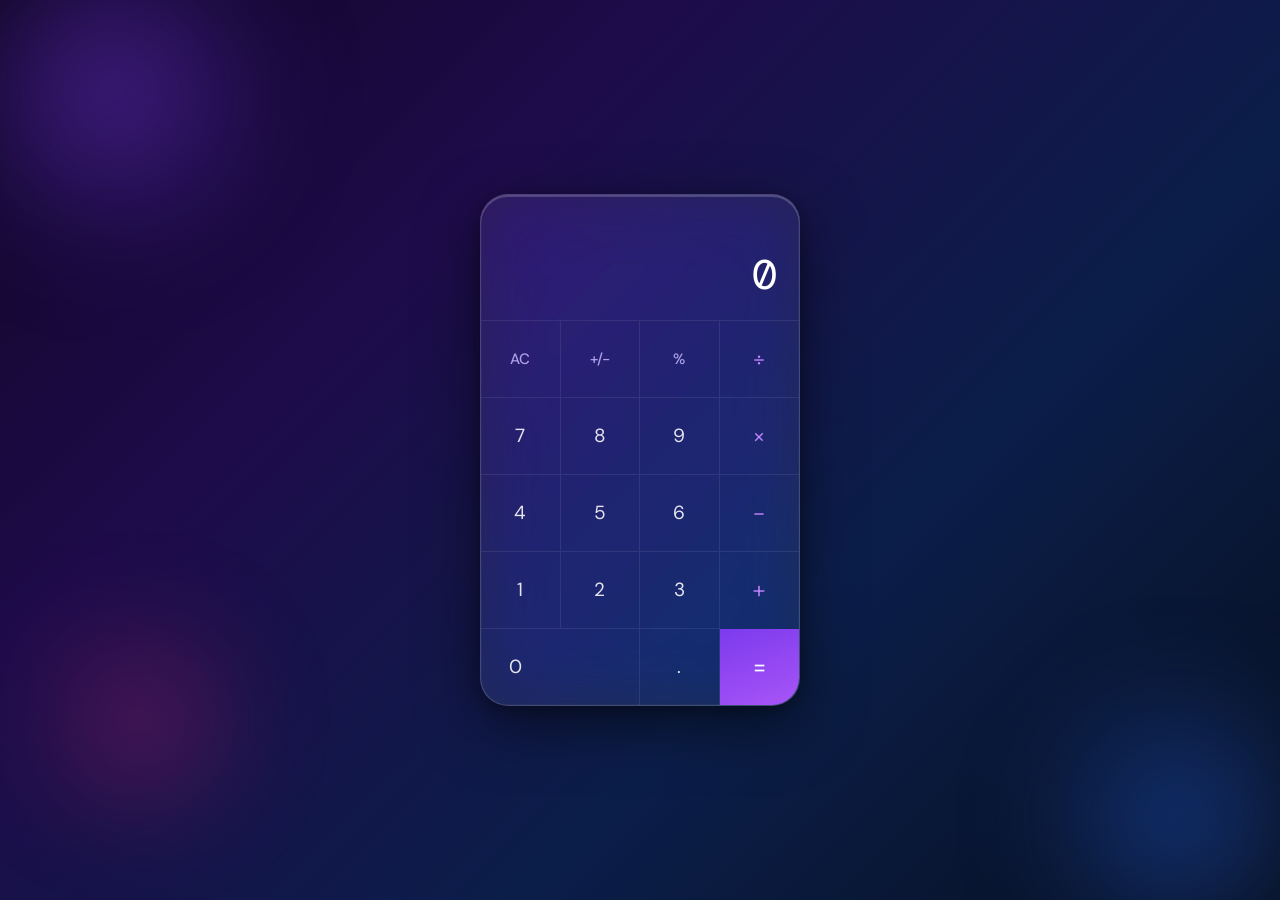
<file: Tugas/kalkulator/index.html>
<!DOCTYPE html>
<html lang="id">
<head>
  <meta charset="UTF-8" />
  <meta name="viewport" content="width=device-width, initial-scale=1.0" />
  <title>Glass Calculator</title>
  <link rel="preconnect" href="https://fonts.googleapis.com">
  <link rel="preconnect" href="https://fonts.gstatic.com" crossorigin>
  <link href="https://fonts.googleapis.com/css2?family=DM+Sans:wght@300;400;500&family=DM+Mono:wght@400;500&display=swap" rel="stylesheet">
  <link rel="stylesheet" href="style.css" />
</head>
<body>

  <!-- Ambient orbs -->
  <div class="orb orb--violet"></div>
  <div class="orb orb--blue"></div>
  <div class="orb orb--pink"></div>

  <main class="scene">
    <div class="calc" role="application" aria-label="Kalkulator">

      <!-- Display -->
      <div class="display" aria-live="polite">
        <span class="display__expr" id="expr"></span>
        <span class="display__result" id="result">0</span>
      </div>

      <!-- Buttons -->
      <div class="btns" id="btns">
        <button class="btn btn--fn" data-action="ac">AC</button>
        <button class="btn btn--fn" data-action="sign">+/−</button>
        <button class="btn btn--fn" data-action="percent">%</button>
        <button class="btn btn--op" data-action="op" data-val="÷">÷</button>

        <button class="btn" data-action="num" data-val="7">7</button>
        <button class="btn" data-action="num" data-val="8">8</button>
        <button class="btn" data-action="num" data-val="9">9</button>
        <button class="btn btn--op" data-action="op" data-val="×">×</button>

        <button class="btn" data-action="num" data-val="4">4</button>
        <button class="btn" data-action="num" data-val="5">5</button>
        <button class="btn" data-action="num" data-val="6">6</button>
        <button class="btn btn--op" data-action="op" data-val="−">−</button>

        <button class="btn" data-action="num" data-val="1">1</button>
        <button class="btn" data-action="num" data-val="2">2</button>
        <button class="btn" data-action="num" data-val="3">3</button>
        <button class="btn btn--op" data-action="op" data-val="+">+</button>

        <button class="btn btn--zero" data-action="num" data-val="0">0</button>
        <button class="btn" data-action="dot">.</button>
        <button class="btn btn--eq" data-action="eq">=</button>
      </div>

    </div>
  </main>

  <script src="script.js"></script>
</body>
</html>
</file>
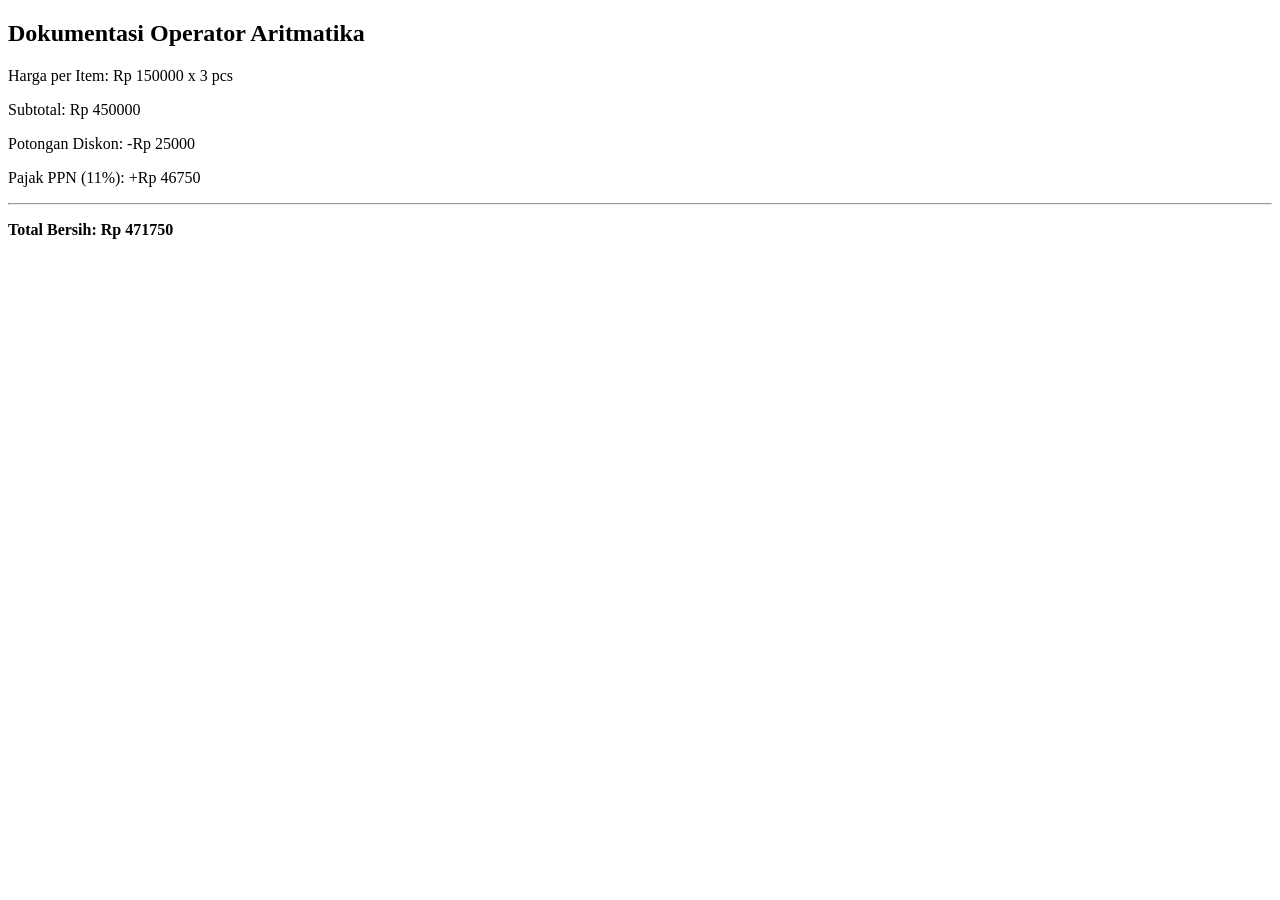
<file: JS_Aritmatika.html>
<!DOCTYPE html>
<html lang="id">
<head>
    <meta charset="UTF-8">
    <title>Praktikum JS - Operator Aritmatika</title>
</head>
<body>
    <h2>Dokumentasi Operator Aritmatika</h2>
    <div id="output-aritmatika"></div>

    <script>
        // Data transaksi awal
        let hargaProduk = 150000;
        let kuantitas = 3;
        let diskonLangsung = 25000;

        // Implementasi Operator Aritmatika
        let totalKotor = hargaProduk * kuantitas; // Perkalian (*)
        let totalSetelahDiskon = totalKotor - diskonLangsung; // Pengurangan (-)
        let pajak = totalSetelahDiskon * 0.11; // Perkalian (*) untuk PPN 11%
        let totalAkhir = totalSetelahDiskon + pajak; // Penjumlahan (+)

        // Menampilkan hasil sementara ke halaman
        document.getElementById("output-aritmatika").innerHTML = `
            <p>Harga per Item: Rp ${hargaProduk} x ${kuantitas} pcs</p>
            <p>Subtotal: Rp ${totalKotor}</p>
            <p>Potongan Diskon: -Rp ${diskonLangsung}</p>
            <p>Pajak PPN (11%): +Rp ${pajak}</p>
            <hr>
            <p><b>Total Bersih: Rp ${totalAkhir}</b></p>
        `;
    </script>
</body>
</html>
</file>
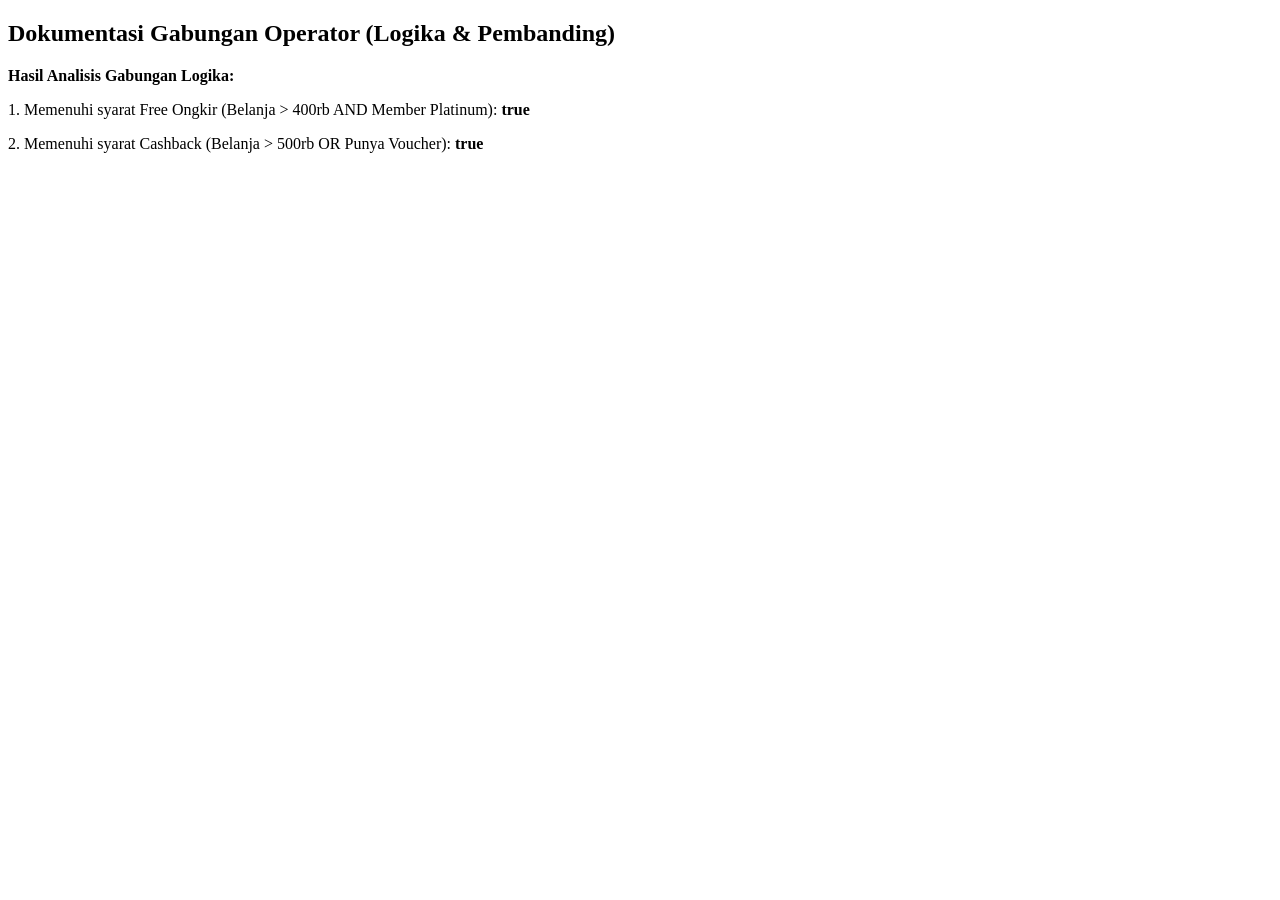
<file: JS_Gabungan_Operator.html>
<!DOCTYPE html>
<html lang="id">
<head>
    <meta charset="UTF-8">
    <title>Praktikum JS - Gabungan Operator</title>
</head>
<body>
    <h2>Dokumentasi Gabungan Operator (Logika & Pembanding)</h2>
    <div id="output-gabungan"></div>

    <script>
        // Variabel kondisi berdasarkan data sebelumnya
        let totalBelanja = 478750;
        let punyaVoucherKategori = true;
        let statusMember = "PLATINUM";

        // Kombinasi Pembanding dan Logika
        // Aturan 1: Dapat Free Ongkir jika belanja > 400.000 DAN status member adalah PLATINUM
        let dapatFreeOngkir = (totalBelanja > 400000) && (statusMember === "PLATINUM");

        // Aturan 2: Dapat Cashback jika belanja > 500.000 ATAU memiliki voucher kategori khusus
        let dapatCashback = (totalBelanja > 500000) || (punyaVoucherKategori === true);

        document.getElementById("output-gabungan").innerHTML = `
            <p><b>Hasil Analisis Gabungan Logika:</b></p>
            <p>1. Memenuhi syarat Free Ongkir (Belanja > 400rb AND Member Platinum): <b>${dapatFreeOngkir}</b></p>
            <p>2. Memenuhi syarat Cashback (Belanja > 500rb OR Punya Voucher): <b>${dapatCashback}</b></p>
        `;
    </script>
</body>
</html>
</file>
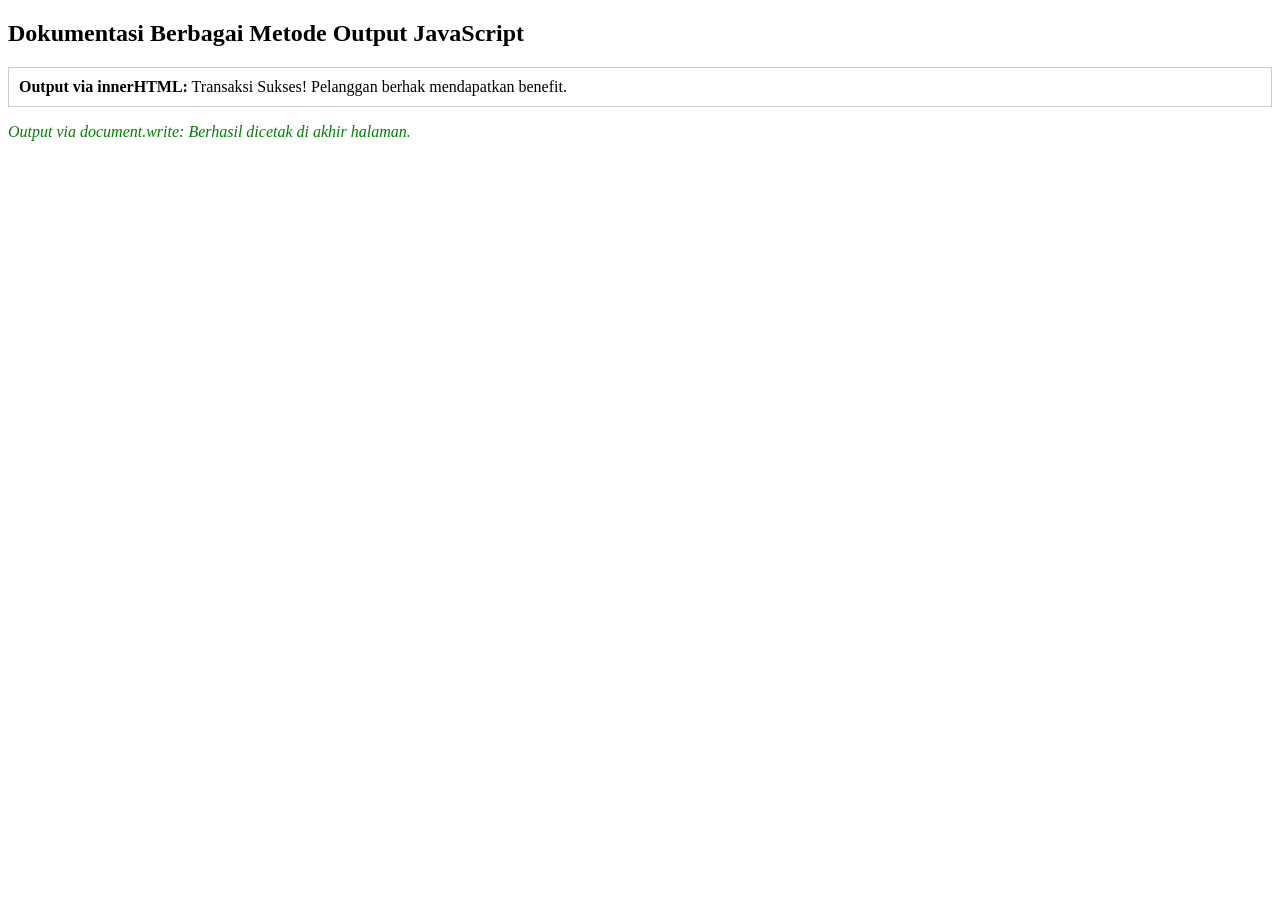
<file: JS_Output.html>
<!DOCTYPE html>
<html lang="id">
<head>
    <meta charset="UTF-8">
    <title>Praktikum JS - Output JavaScript</title>
</head>
<body>
    <h2>Dokumentasi Berbagai Metode Output JavaScript</h2>
    
    <div id="display-html" style="border: 1px solid #ccc; padding: 10px; margin-bottom: 10px;"></div>

    <script>
        let ringkasanStatus = "Transaksi Sukses! Pelanggan berhak mendapatkan benefit.";

        // 1. Output melalui innerHTML (Mengubah isi elemen HTML spesifik - Paling Direkomendasikan)
        document.getElementById("display-html").innerHTML = "<strong>Output via innerHTML:</strong> " + ringkasanStatus;

        // 2. Output melalui console.log() (Muncul di Developer Tools / Inspect Element - Untuk Debugging)
        console.log("Log Transaksi: " + ringkasanStatus);

        // 3. Output melalui alert() (Muncul sebagai pop-up box di browser)
        alert("Notifikasi Sistem: \n" + ringkasanStatus);

        // 4. Output melalui document.write() (Menulis langsung ke dokumen HTML setelah diload)
        document.write("<p style='color: green;'><i>Output via document.write: Berhasil dicetak di akhir halaman.</i></p>");
    </script>
</body>
</html>
</file>
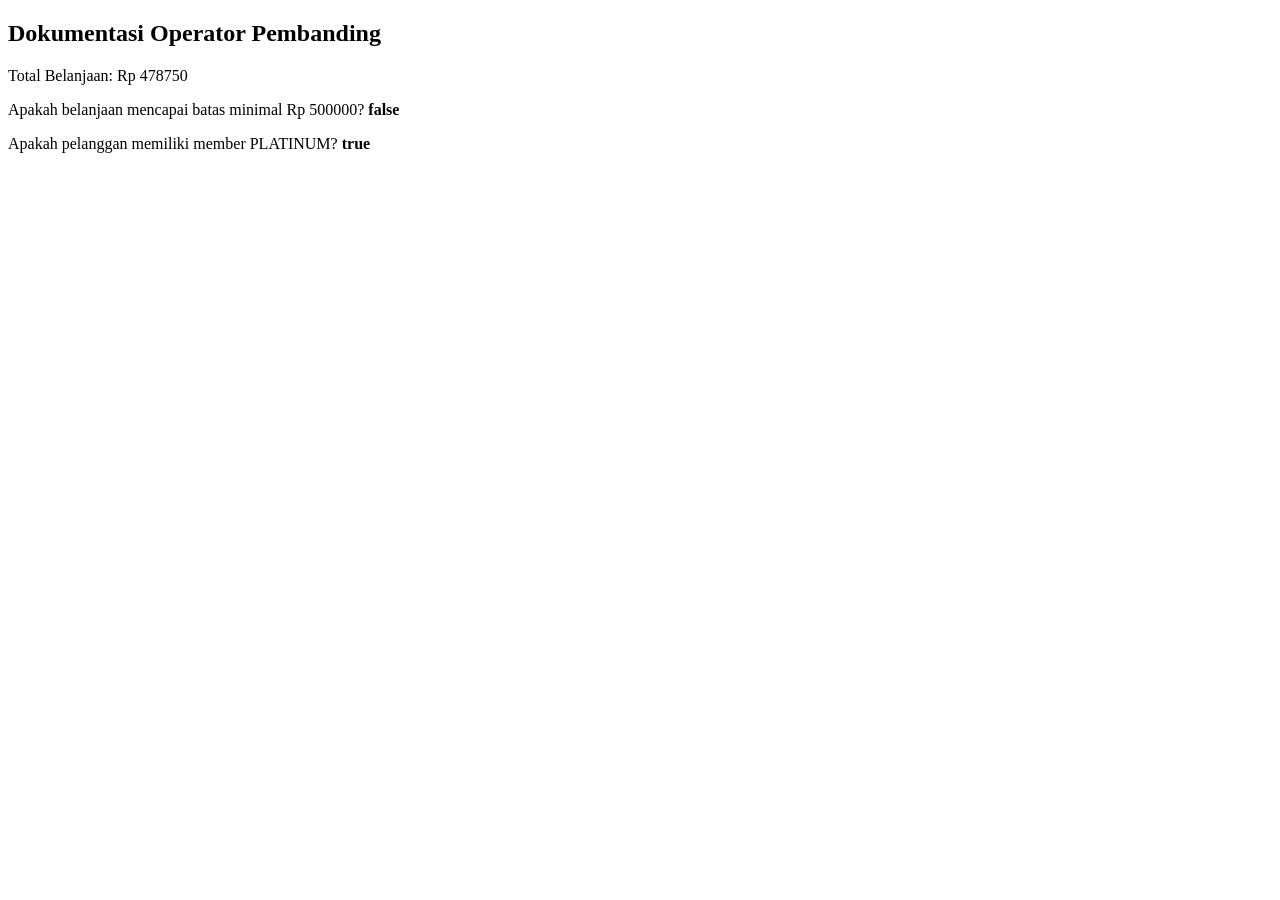
<file: JS_Pembanding.html>
<!DOCTYPE html>
<html lang="id">
<head>
    <meta charset="UTF-8">
    <title>Praktikum JS - Operator Pembanding</title>
</head>
<body>
    <h2>Dokumentasi Operator Pembanding</h2>
    <div id="output-pembanding"></div>

    <script>
        let totalBelanja = 478750;
        let minimalSultan = 500000;
        let tipeMember = "PLATINUM";

        // Implementasi Operator Pembanding
        let cekPromoSultan = totalBelanja >= minimalSultan; // Lebih dari sama dengan
        let cekMemberVip = (tipeMember === "PLATINUM"); // Cek kesamaan nilai & tipe data

        document.getElementById("output-pembanding").innerHTML = `
            <p>Total Belanjaan: Rp ${totalBelanja}</p>
            <p>Apakah belanjaan mencapai batas minimal Rp ${minimalSultan}? <b>${cekPromoSultan}</b></p>
            <p>Apakah pelanggan memiliki member PLATINUM? <b>${cekMemberVip}</b></p>
        `;
    </script>
</body>
</html>
</file>
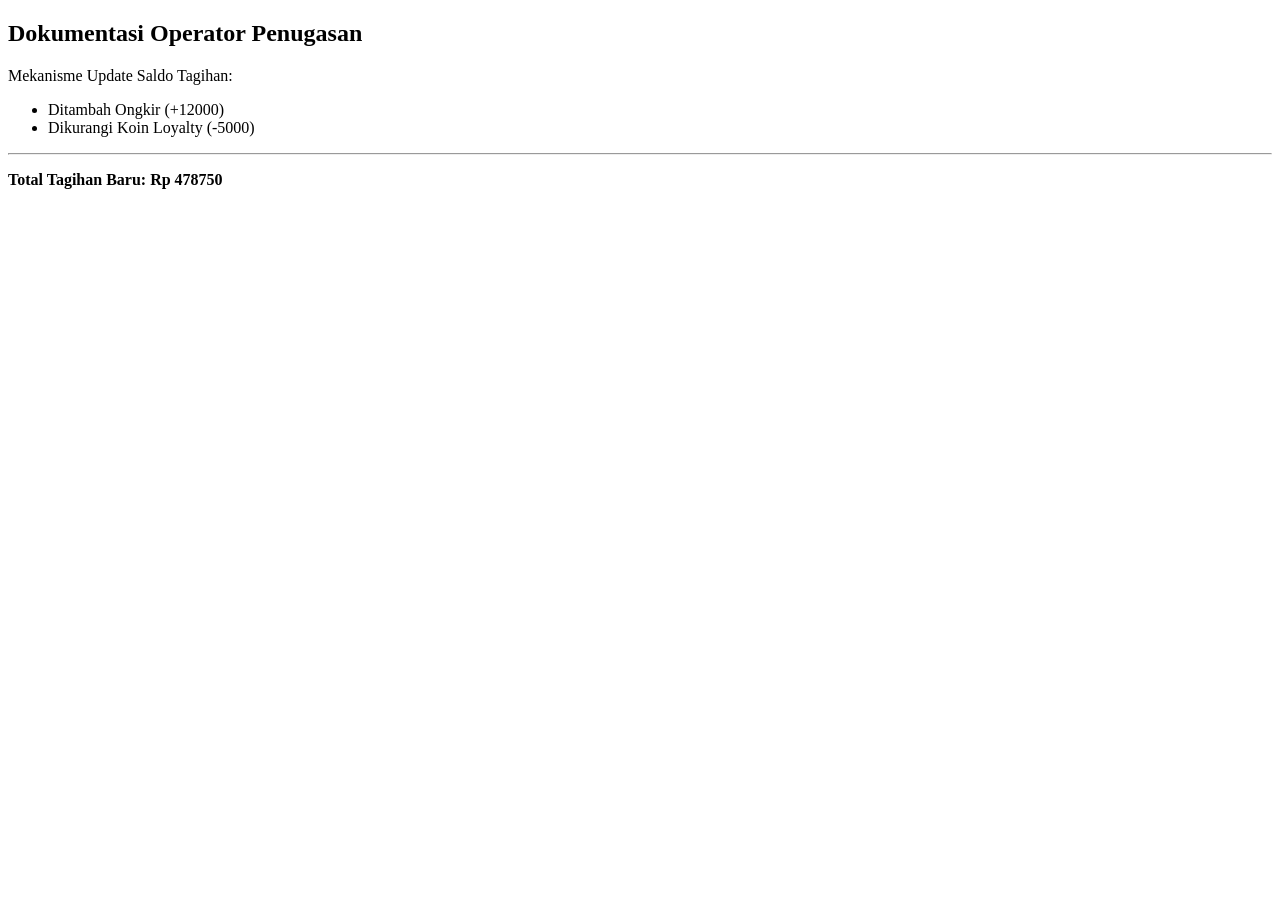
<file: JS_Penugasan.html>
<!DOCTYPE html>
<html lang="id">
<head>
    <meta charset="UTF-8">
    <title>Praktikum JS - Operator Penugasan</title>
</head>
<body>
    <h2>Dokumentasi Operator Penugasan</h2>
    <div id="output-penugasan"></div>

    <script>
        // Mengambil dasar total akhir dari modul aritmatika sebelumnya (misal: 471750)
        let saldoTagihan = 471750; 

        // 1. Operator += (Penambahan nilai ke variabel diri sendiri)
        saldoTagihan += 12000; // Ditambah ongkos kirim flat

        // 2. Operator -= (Pengurangan nilai dari variabel diri sendiri)
        saldoTagihan -= 5000; // Dikurangi potongan koin loyalty pelanggan

        document.getElementById("output-penugasan").innerHTML = `
            <p>Mekanisme Update Saldo Tagihan:</p>
            <ul>
                <li>Ditambah Ongkir (+12000)</li>
                <li>Dikurangi Koin Loyalty (-5000)</li>
            </ul>
            <hr>
            <p><b>Total Tagihan Baru: Rp ${saldoTagihan}</b></p>
        `;
    </script>
</body>
</html>
</file>
<file: Tugas/kalkulator/style.css>
/* ─── Reset ───────────────────────────────────────────────── */
*, *::before, *::after {
  box-sizing: border-box;
  margin: 0;
  padding: 0;
}

/* ─── Variables ───────────────────────────────────────────── */
:root {
  --glass-bg:       rgba(255, 255, 255, 0.07);
  --glass-border:   rgba(255, 255, 255, 0.16);
  --glass-shine:    rgba(255, 255, 255, 0.18);
  --glass-hover:    rgba(255, 255, 255, 0.12);
  --glass-active:   rgba(255, 255, 255, 0.22);

  --op-color:       #c084fc;
  --fn-color:       rgba(196, 181, 253, 0.85);
  --num-color:      rgba(255, 255, 255, 0.88);
  --expr-color:     rgba(255, 255, 255, 0.38);

  --eq-from:        #7c3aed;
  --eq-to:          #a855f7;
  --eq-hover-from:  #6d28d9;
  --eq-hover-to:    #9333ea;

  --divider:        rgba(255, 255, 255, 0.08);

  --radius-calc:    28px;
  --radius-btn:     0px;

  --font-ui:        'DM Sans', sans-serif;
  --font-num:       'DM Mono', monospace;
}

/* ─── Body / Scene ────────────────────────────────────────── */
body {
  font-family: var(--font-ui);
  min-height: 100vh;
  display: flex;
  align-items: center;
  justify-content: center;
  background: linear-gradient(135deg, #0f0524 0%, #1e0b4a 30%, #0b1e4a 65%, #08101f 100%);
  overflow: hidden;
}

/* ─── Ambient Orbs ────────────────────────────────────────── */
.orb {
  position: fixed;
  border-radius: 50%;
  pointer-events: none;
  filter: blur(60px);
  opacity: 0.55;
  animation: drift 10s ease-in-out infinite alternate;
}

.orb--violet {
  width: 340px;
  height: 340px;
  background: radial-gradient(circle, #7c3aed, transparent 70%);
  top: -80px;
  left: -60px;
  animation-duration: 11s;
}

.orb--blue {
  width: 280px;
  height: 280px;
  background: radial-gradient(circle, #2563eb, transparent 70%);
  bottom: -60px;
  right: -40px;
  animation-duration: 13s;
  animation-delay: -3s;
}

.orb--pink {
  width: 200px;
  height: 200px;
  background: radial-gradient(circle, #db2777, transparent 70%);
  bottom: 80px;
  left: 40px;
  animation-duration: 9s;
  animation-delay: -6s;
}

@keyframes drift {
  from { transform: translate(0, 0) scale(1); }
  to   { transform: translate(30px, 20px) scale(1.08); }
}

/* ─── Calculator Shell ────────────────────────────────────── */
.calc {
  width: 320px;
  background: var(--glass-bg);
  backdrop-filter: blur(32px) saturate(1.6);
  -webkit-backdrop-filter: blur(32px) saturate(1.6);
  border: 1px solid var(--glass-border);
  border-radius: var(--radius-calc);
  overflow: hidden;
  box-shadow:
    0 0 0 0.5px rgba(255,255,255,0.06) inset,
    0 2px 0 0 var(--glass-shine) inset,
    0 20px 60px rgba(0, 0, 0, 0.5),
    0 4px 16px rgba(0, 0, 0, 0.3);
}

/* ─── Display ─────────────────────────────────────────────── */
.display {
  padding: 2rem 1.5rem 1.25rem;
  min-height: 120px;
  display: flex;
  flex-direction: column;
  justify-content: flex-end;
  align-items: flex-end;
  gap: 6px;
  border-bottom: 1px solid var(--divider);
}

.display__expr {
  font-family: var(--font-num);
  font-size: 13px;
  color: var(--expr-color);
  min-height: 18px;
  word-break: break-all;
  text-align: right;
  letter-spacing: 0.02em;
  transition: opacity 0.2s;
}

.display__result {
  font-family: var(--font-num);
  font-size: 42px;
  font-weight: 400;
  color: #fff;
  word-break: break-all;
  text-align: right;
  line-height: 1.15;
  letter-spacing: -2px;
  transition: transform 0.1s ease;
}

/* ─── Button Grid ─────────────────────────────────────────── */
.btns {
  display: grid;
  grid-template-columns: repeat(4, 1fr);
}

/* ─── Base Button ─────────────────────────────────────────── */
.btn {
  all: unset;
  cursor: pointer;
  height: 76px;
  display: flex;
  align-items: center;
  justify-content: center;
  font-family: var(--font-ui);
  font-size: 19px;
  font-weight: 400;
  color: var(--num-color);
  border-right: 1px solid var(--divider);
  border-bottom: 1px solid var(--divider);
  user-select: none;
  transition: background 0.15s ease, transform 0.08s ease;
  position: relative;
  overflow: hidden;
}

.btn::after {
  content: '';
  position: absolute;
  inset: 0;
  background: radial-gradient(circle at center, rgba(255,255,255,0.18) 0%, transparent 65%);
  opacity: 0;
  transition: opacity 0.2s;
}

.btn:hover {
  background: var(--glass-hover);
}

.btn:hover::after {
  opacity: 1;
}

.btn:active {
  background: var(--glass-active);
  transform: scale(0.96);
}

.btn:nth-child(4n) {
  border-right: none;
}

.btn:nth-last-child(-n+4) {
  border-bottom: none;
}

/* ─── Function Buttons (AC, +/−, %) ──────────────────────── */
.btn--fn {
  color: var(--fn-color);
  font-size: 15px;
  font-weight: 500;
  letter-spacing: 0.01em;
}

/* ─── Operator Buttons (÷ × − +) ─────────────────────────── */
.btn--op {
  color: var(--op-color);
  font-size: 24px;
  font-weight: 300;
}

/* ─── Zero Button (wide) ──────────────────────────────────── */
.btn--zero {
  grid-column: span 2;
  justify-content: flex-start;
  padding-left: 28px;
}

/* ─── Equals Button ───────────────────────────────────────── */
.btn--eq {
  background: linear-gradient(160deg, var(--eq-from), var(--eq-to));
  color: #fff;
  font-size: 24px;
  font-weight: 400;
  border-right: none;
  border-bottom: none;
}

.btn--eq:hover {
  background: linear-gradient(160deg, var(--eq-hover-from), var(--eq-hover-to));
}

.btn--eq:active {
  transform: scale(0.95);
}

.btn--eq::after {
  display: none;
}
</file>
